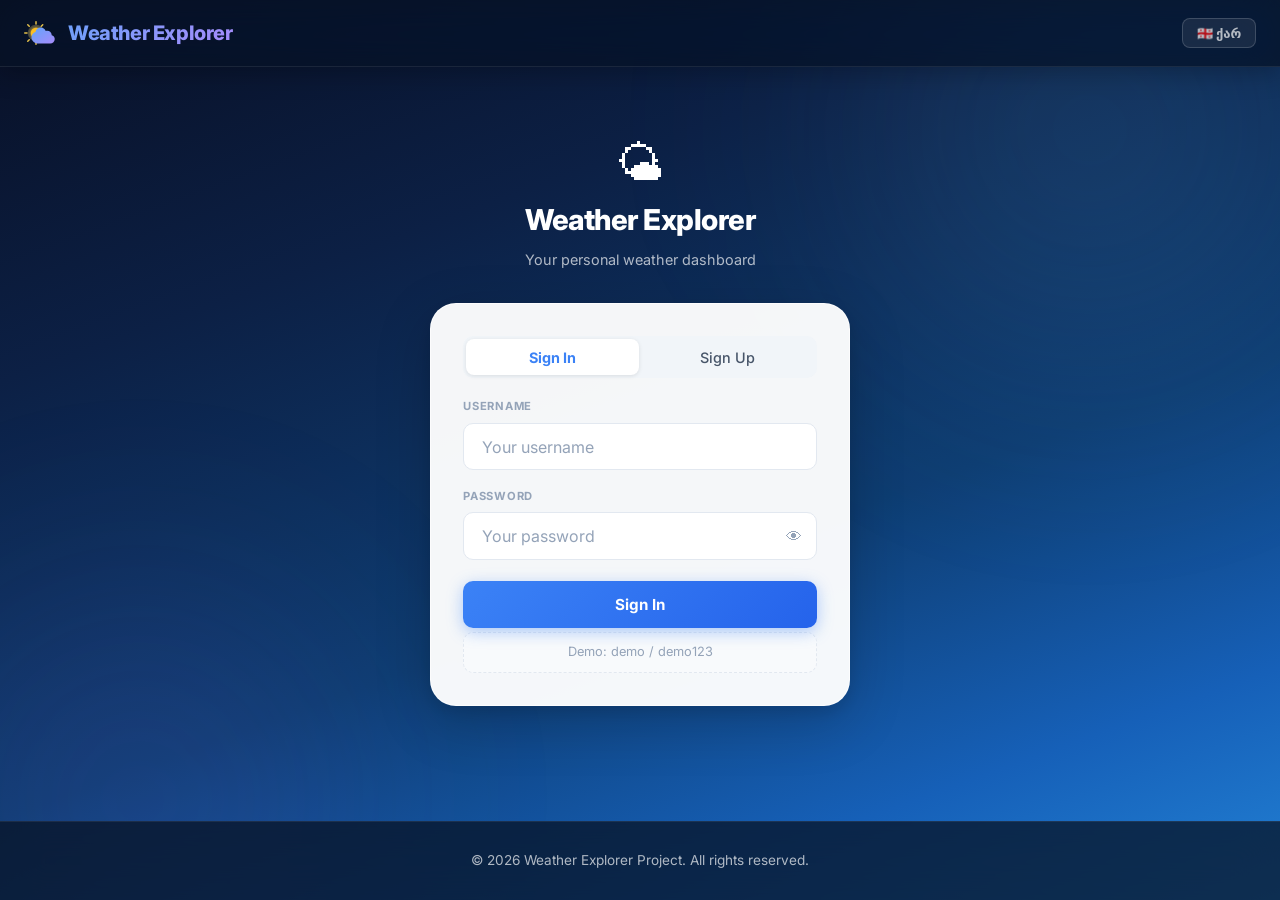
<file: about.html>
<!DOCTYPE html>
<html lang="en">
<head>
    <meta charset="UTF-8">
    <meta name="viewport" content="width=device-width, initial-scale=1.0">
    <title>Weather Explorer - About</title>
    <link rel="stylesheet" href="css/style.css">
</head>
<body class="body">
    <header class="header">
        <nav class="nav">
            <a href="index.html" class="nav__logo">
                <img src="img/logo.svg" alt="" class="nav__logo-img" aria-hidden="true">
                Weather Explorer
            </a>
            <button class="nav__burger" id="nav-burger" aria-label="Open navigation" aria-expanded="false">
                <span></span><span></span><span></span>
            </button>
            <ul class="nav__list">
                <li class="nav__item"><a href="index.html" class="nav__link" data-i18n="nav.dashboard">Dashboard</a></li>
                <li class="nav__item"><a href="saved.html" class="nav__link" data-i18n="nav.saved">Saved Cities</a></li>
                <li class="nav__item"><a href="about.html" class="nav__link nav__link--active" data-i18n="nav.about">About</a></li>
            </ul>
            <div class="nav__user-area">
                <span id="nav-user" class="nav__user-name"></span>
                <button id="lang-toggle-btn" class="nav__lang-btn" title="Switch to Georgian">🇬🇪 ქარ</button>
                <button id="logout-btn" class="nav__logout-btn" data-i18n="nav.logout">Logout</button>
            </div>
        </nav>
    </header>

    <main class="main">
        <section class="about section">
            <h1 class="about__title" data-i18n="about.title">About Weather Explorer</h1>
            <article class="about__content">
                <p data-i18n="about.p1">Weather Explorer is a modern web application that provides real-time weather information for cities around the world. Built using the OpenWeather API, it offers detailed insights into current weather conditions, including temperature, humidity, wind speed, and more.</p>
                <p data-i18n="about.p2">This project was developed as a final web engineering project, showcasing clean code practices, modular JavaScript, and responsive design.</p>
            </article>

            <section class="project-info section">
                <h2 class="section__title" data-i18n="about.info.title">Project Information</h2>
                <ul class="project-info__list">
                    <li><strong data-i18n="about.version">Version:</strong> 1.0.0</li>
                    <li><strong data-i18n="about.tech">Technologies:</strong> HTML5, CSS3, Vanilla JavaScript</li>
                    <li><strong data-i18n="about.api">API:</strong> OpenWeatherMap API</li>
                    <li><strong data-i18n="about.storage">Storage:</strong> Browser LocalStorage</li>
                </ul>
            </section>
        </section>
    </main>

    <footer class="footer">
        <p class="footer__text" data-i18n="footer.text">&copy; 2026 Weather Explorer Project. All rights reserved.</p>
    </footer>

    <script type="module" src="js/about.js"></script>
</body>
</html>
</file>
<file: css/style.css>
@import url('https://fonts.googleapis.com/css2?family=Inter:wght@300;400;500;600;700;800&display=swap');

/* Registered custom properties — enables smooth color interpolation via CSS transition */
@property --bg-stop-1 { syntax: '<color>'; initial-value: #080f24; inherits: false; }
@property --bg-stop-2 { syntax: '<color>'; initial-value: #0c2045; inherits: false; }
@property --bg-stop-3 { syntax: '<color>'; initial-value: #0e3d72; inherits: false; }
@property --bg-stop-4 { syntax: '<color>'; initial-value: #1660b8; inherits: false; }
@property --bg-stop-5 { syntax: '<color>'; initial-value: #2281d5; inherits: false; }

/* ============================================================
   Variables
   ============================================================ */
:root {
    --primary:      #3b82f6;
    --primary-dark: #2563eb;
    --accent:       #f59e0b;
    --success:      #10b981;
    --error:        #ef4444;

    --surface:      rgba(255, 255, 255, 0.96);
    --glass:        rgba(255, 255, 255, 0.11);
    --glass-border: rgba(255, 255, 255, 0.22);
    --dark-glass:   rgba(8, 18, 36, 0.74);

    --on-dark:      #ffffff;
    --on-dark-soft: rgba(255, 255, 255, 0.68);
    --text:         #0f172a;
    --text-2:       #475569;
    --text-3:       #94a3b8;

    --r-sm: 10px;
    --r:    18px;
    --r-lg: 26px;

    --sh:    0 4px 20px rgba(0,0,0,.10), 0 1px 4px rgba(0,0,0,.06);
    --sh-lg: 0 16px 56px rgba(0,0,0,.18), 0 6px 16px rgba(0,0,0,.10);

    --ease:   all 0.24s cubic-bezier(0.4, 0, 0.2, 1);
    --spring: all 0.35s cubic-bezier(0.34, 1.56, 0.64, 1);

    --orb-1: rgba(99,179,237,.16);
    --orb-2: rgba(139,92,246,.13);
}

/* ============================================================
   Reset
   ============================================================ */
*, *::before, *::after { margin: 0; padding: 0; box-sizing: border-box; }
ul  { list-style: none; }
a   { text-decoration: none; color: inherit; }
img { max-width: 100%; display: block; }
button, input, select, textarea { font-family: inherit; }

/* ============================================================
   Body — deep sky gradient
   ============================================================ */
body {
    font-family: 'Inter', 'Segoe UI', system-ui, sans-serif;
    font-size: 16px;
    line-height: 1.6;
    color: var(--on-dark);
    min-height: 100vh;
    display: flex;
    flex-direction: column;
    background: linear-gradient(160deg,
        var(--bg-stop-1) 0%,
        var(--bg-stop-2) 28%,
        var(--bg-stop-3) 60%,
        var(--bg-stop-4) 83%,
        var(--bg-stop-5) 100%
    );
    background-attachment: fixed;
    transition:
        --bg-stop-1 1.4s ease,
        --bg-stop-2 1.4s ease,
        --bg-stop-3 1.4s ease,
        --bg-stop-4 1.4s ease,
        --bg-stop-5 1.4s ease;
}

/* Ambient glow orbs */
body::before,
body::after {
    content: '';
    position: fixed;
    border-radius: 50%;
    filter: blur(100px);
    pointer-events: none;
    z-index: 0;
}
body::before {
    width: 700px; height: 700px;
    background: radial-gradient(circle, var(--orb-1), transparent 70%);
    top: -220px; right: -160px;
    transition: background 1.4s ease;
}
body::after {
    width: 600px; height: 600px;
    background: radial-gradient(circle, var(--orb-2), transparent 70%);
    bottom: -200px; left: -160px;
    transition: background 1.4s ease;
}

/* ============================================================
   Header / Nav
   ============================================================ */
.header {
    position: sticky;
    top: 0;
    z-index: 100;
    background: var(--dark-glass);
    backdrop-filter: blur(22px) saturate(160%);
    -webkit-backdrop-filter: blur(22px) saturate(160%);
    border-bottom: 1px solid rgba(255,255,255,.08);
    box-shadow: 0 4px 28px rgba(0,0,0,.28);
}

.nav {
    max-width: 1280px;
    margin: 0 auto;
    padding: 0 1.5rem;
    height: 66px;
    display: flex;
    align-items: center;
    gap: 1.5rem;
}

.nav__logo {
    display: flex;
    align-items: center;
    gap: .5rem;
    font-size: 1.25rem;
    font-weight: 800;
    letter-spacing: -.4px;
    background: linear-gradient(130deg, #60a5fa, #a78bfa);
    -webkit-background-clip: text;
    -webkit-text-fill-color: transparent;
    background-clip: text;
    white-space: nowrap;
    flex-shrink: 0;
    text-decoration: none;
}

.nav__logo-img {
    width: 36px;
    height: 36px;
    flex-shrink: 0;
}

.nav__list { display: flex; gap: .2rem; align-items: center; }

.nav__link {
    padding: .4rem .9rem;
    border-radius: 8px;
    font-size: .875rem;
    font-weight: 500;
    color: var(--on-dark-soft);
    transition: var(--ease);
}
.nav__link:hover       { color: var(--on-dark); background: rgba(255,255,255,.08); }
.nav__link--active     { color: #93c5fd; background: rgba(147,197,253,.12); font-weight: 600; }

.nav__user-area {
    display: flex;
    align-items: center;
    gap: .75rem;
    margin-left: auto;
}
.nav__user-name { font-size: .875rem; font-weight: 600; color: var(--on-dark); }

.nav__logout-btn {
    background: rgba(255,255,255,.08);
    border: 1px solid rgba(255,255,255,.16);
    color: var(--on-dark-soft);
    padding: .35rem .9rem;
    border-radius: 8px;
    font-size: .82rem;
    font-weight: 500;
    cursor: pointer;
    transition: var(--ease);
}
.nav__logout-btn:hover {
    background: rgba(239,68,68,.18);
    border-color: rgba(239,68,68,.35);
    color: #fca5a5;
}

.nav__lang-btn {
    background: rgba(255,255,255,.08);
    border: 1px solid rgba(255,255,255,.16);
    color: var(--on-dark-soft);
    padding: .35rem .85rem;
    border-radius: 8px;
    font-size: .82rem;
    font-weight: 600;
    cursor: pointer;
    transition: var(--ease);
    white-space: nowrap;
}
.nav__lang-btn:hover {
    background: rgba(59,130,246,.18);
    border-color: rgba(59,130,246,.38);
    color: #93c5fd;
}

/* ============================================================
   Main & Sections
   ============================================================ */
.main {
    flex: 1;
    max-width: 1280px;
    margin: 2.5rem auto;
    padding: 0 1.5rem;
    width: 100%;
    position: relative;
    z-index: 1;
}

.section { margin-bottom: 2.5rem; }

.section__title {
    font-size: 1.45rem;
    font-weight: 700;
    color: var(--on-dark);
    margin-bottom: 1.25rem;
    display: flex;
    align-items: center;
    gap: .75rem;
}
.section__title::after {
    content: '';
    flex: 1;
    height: 1px;
    background: linear-gradient(to right, rgba(255,255,255,.22), transparent);
    max-width: 180px;
}

/* Placeholder text on dark bg */
.dashboard > p,
#saved-empty {
    color: var(--on-dark-soft);
    font-size: 1rem;
    padding: 2.5rem 0;
    text-align: center;
}

/* ============================================================
   Search Form
   ============================================================ */
.search-form {
    background: var(--surface);
    border-radius: var(--r-lg);
    box-shadow: var(--sh-lg);
    border: 1px solid rgba(255,255,255,.7);
    padding: 2rem;
    display: grid;
    grid-template-columns: repeat(3, 1fr);
    gap: 1.25rem;
    align-items: start;
    position: relative;
    overflow: hidden;
}
.search-form::before {
    content: '';
    position: absolute;
    top: 0; left: 0; right: 0;
    height: 3px;
    background: linear-gradient(90deg, var(--primary), #7c3aed, var(--accent));
}

.search-form__group {
    display: flex;
    flex-direction: column;
    gap: .4rem;
}

.search-form__group--wide {
    grid-column: 1 / -1;
}

.search-form__label {
    font-size: .7rem;
    font-weight: 700;
    color: var(--text-3);
    text-transform: uppercase;
    letter-spacing: .07em;
}

.search-form__input,
.search-form__select {
    padding: .7rem 1rem;
    border: 1.5px solid #e2e8f0;
    border-radius: var(--r-sm);
    font-size: .95rem;
    color: var(--text);
    background: white;
    transition: var(--ease);
    outline: none;
}
.search-form__input:focus,
.search-form__select:focus {
    border-color: var(--primary);
    box-shadow: 0 0 0 3px rgba(59,130,246,.14);
}
.search-form__input::placeholder { color: var(--text-3); }

.search-form__input-row {
    display: flex;
    gap: .5rem;
    align-items: center;
}
.search-form__input-row .search-form__input { flex: 1; }

.search-form__location-btn {
    background: #f1f5f9;
    border: 1.5px solid #e2e8f0;
    border-radius: var(--r-sm);
    padding: .7rem .9rem;
    font-size: .82rem;
    font-weight: 600;
    color: var(--text-2);
    cursor: pointer;
    transition: var(--ease);
    white-space: nowrap;
    flex-shrink: 0;
}
.search-form__location-btn:hover {
    background: rgba(59,130,246,.08);
    border-color: var(--primary);
    color: var(--primary);
}
.search-form__location-btn:disabled { opacity: .55; cursor: not-allowed; }

/* Segmented radio control */
.search-form__radio-group {
    display: flex;
    background: #f1f5f9;
    border-radius: var(--r-sm);
    padding: 3px;
    gap: 3px;
}
.search-form__radio-item {
    flex: 1;
    text-align: center;
    cursor: pointer;
}
.search-form__radio-item input[type="radio"] { display: none; }
.search-form__radio-item span {
    display: block;
    padding: .5rem .75rem;
    border-radius: calc(var(--r-sm) - 2px);
    font-size: .875rem;
    color: var(--text-2);
    transition: var(--ease);
}
.search-form__radio-item:has(input:checked) span {
    background: white;
    color: var(--primary);
    font-weight: 600;
    box-shadow: 0 1px 4px rgba(0,0,0,.10);
}

/* Toggle checkbox */
.search-form__toggle-label {
    display: flex;
    align-items: center;
    gap: .6rem;
    cursor: pointer;
    font-size: .9rem;
    color: var(--text-2);
}
.search-form__toggle-label input[type="checkbox"] { display: none; }
.search-form__toggle {
    width: 38px;
    height: 22px;
    background: #e2e8f0;
    border-radius: 11px;
    position: relative;
    transition: var(--ease);
    flex-shrink: 0;
}
.search-form__toggle::before {
    content: '';
    position: absolute;
    width: 16px;
    height: 16px;
    background: white;
    border-radius: 50%;
    top: 3px;
    left: 3px;
    transition: var(--ease);
    box-shadow: 0 1px 3px rgba(0,0,0,.2);
}
.search-form__toggle-label input:checked ~ .search-form__toggle { background: var(--primary); }
.search-form__toggle-label input:checked ~ .search-form__toggle::before { left: 19px; }

.search-form__button {
    background: linear-gradient(135deg, var(--primary), var(--primary-dark));
    color: white;
    border: none;
    padding: .85rem 2rem;
    border-radius: var(--r-sm);
    font-size: 1rem;
    font-weight: 700;
    cursor: pointer;
    transition: var(--spring);
    box-shadow: 0 4px 16px rgba(59,130,246,.35);
    grid-column: 1 / -1;
    width: 100%;
    letter-spacing: .02em;
}
.search-form__button:hover  { transform: translateY(-2px); box-shadow: 0 8px 24px rgba(59,130,246,.5); }
.search-form__button:active { transform: translateY(0); }

/* ============================================================
   Recent Searches
   ============================================================ */
.recent-searches { margin-top: 1.25rem; }
.recent-searches h3 {
    font-size: .7rem;
    font-weight: 700;
    color: var(--on-dark-soft);
    text-transform: uppercase;
    letter-spacing: .09em;
    margin-bottom: .55rem;
}
.recent-searches__list { display: flex; flex-wrap: wrap; gap: .5rem; }

.recent-search-btn {
    background: var(--glass);
    border: 1px solid var(--glass-border);
    color: var(--on-dark);
    padding: .35rem 1rem;
    border-radius: 20px;
    font-size: .84rem;
    font-weight: 500;
    cursor: pointer;
    transition: var(--ease);
}
.recent-search-btn:hover {
    background: rgba(59,130,246,.25);
    border-color: rgba(59,130,246,.5);
    color: #93c5fd;
}

/* ============================================================
   Dashboard
   ============================================================ */
.dashboard { display: grid; grid-template-columns: 1fr; gap: 2rem; }

/* ============================================================
   Weather Card
   ============================================================ */
.weather-card {
    background: white;
    border-radius: var(--r-lg);
    box-shadow: var(--sh-lg);
    overflow: hidden;
    display: grid;
    grid-template-columns: minmax(220px, 1fr) 1.5fr;
    position: relative;
    animation: fadeInUp .4s ease both;
}

/* Condition-based hero gradients */
.weather-card[data-condition="clear"] .weather-card__main {
    background: linear-gradient(150deg, #c2410c 0%, #f97316 45%, #fbbf24 100%);
}
.weather-card[data-condition="clouds"] .weather-card__main {
    background: linear-gradient(150deg, #334155 0%, #64748b 50%, #94a3b8 100%);
}
.weather-card[data-condition="rain"] .weather-card__main {
    background: linear-gradient(150deg, #0c4a6e 0%, #0369a1 50%, #38bdf8 100%);
}
.weather-card[data-condition="thunder"] .weather-card__main {
    background: linear-gradient(150deg, #1e1b4b 0%, #4338ca 50%, #7c3aed 100%);
}
.weather-card[data-condition="snow"] .weather-card__main {
    background: linear-gradient(150deg, #7dd3fc 0%, #bae6fd 55%, #f0f9ff 100%);
}
.weather-card[data-condition="snow"] .weather-card__city,
.weather-card[data-condition="snow"] .weather-card__temp,
.weather-card[data-condition="snow"] .weather-card__temp-range span,
.weather-card[data-condition="snow"] .weather-card__condition { color: #0c4a6e; }
.weather-card[data-condition="mist"] .weather-card__main {
    background: linear-gradient(150deg, #44403c 0%, #78716c 50%, #a8a29e 100%);
}

/* Gradient hero panel (default — overridden by condition selectors above) */
.weather-card__main {
    background: linear-gradient(150deg, #1e3c72 0%, #2a5298 52%, #4facfe 100%);
    padding: 2.5rem 1.75rem;
    display: flex;
    flex-direction: column;
    align-items: center;
    justify-content: center;
    text-align: center;
    position: relative;
    overflow: hidden;
}
.weather-card__main::before {
    content: '';
    position: absolute;
    inset: 0;
    background: radial-gradient(ellipse at 30% 20%, rgba(255,255,255,.14), transparent 60%);
    pointer-events: none;
}

.weather-card__city {
    font-size: 1.5rem;
    font-weight: 800;
    color: white;
    letter-spacing: -.4px;
    margin-bottom: .2rem;
    position: relative;
}
.weather-card__temp {
    font-size: 5rem;
    font-weight: 800;
    color: white;
    line-height: 1;
    letter-spacing: -3px;
    margin: .3rem 0;
    position: relative;
}
.weather-card__icon {
    width: 84px;
    height: 84px;
    margin: 0 auto;
    filter: drop-shadow(0 4px 10px rgba(0,0,0,.25));
    position: relative;
}
.weather-card__temp-range {
    display: flex;
    align-items: center;
    gap: .75rem;
    justify-content: center;
    margin: .15rem 0 .35rem;
    position: relative;
}
.weather-card__temp-range span:first-child { font-size: .875rem; color: rgba(255,255,255,.6); }
.weather-card__temp-range span:last-child  { font-size: .875rem; color: rgba(255,255,255,.9); }

.weather-card__condition {
    font-size: .95rem;
    color: rgba(255,255,255,.8);
    text-transform: capitalize;
    font-weight: 500;
    position: relative;
}

/* Details panel */
.weather-card__details {
    padding: 1.75rem 1.5rem;
    background: linear-gradient(180deg, #f8fafc 0%, #ffffff 100%);
    display: grid;
    grid-template-columns: 1fr 1fr;
    gap: .7rem;
    align-content: start;
}
.weather-detail {
    background: white;
    border: 1px solid #f1f5f9;
    border-radius: var(--r-sm);
    padding: .75rem .9rem;
    display: flex;
    flex-direction: column;
    gap: .15rem;
    transition: var(--ease);
    box-shadow: 0 1px 3px rgba(0,0,0,.04);
}
.weather-detail:hover {
    background: #f8fafc;
    border-color: #e2e8f0;
    box-shadow: 0 2px 8px rgba(0,0,0,.07);
    transform: translateY(-1px);
}
.weather-detail__label {
    font-size: .65rem;
    color: var(--text-3);
    font-weight: 700;
    text-transform: uppercase;
    letter-spacing: .07em;
}
.weather-detail__value { font-size: 1rem; font-weight: 700; color: var(--text); }

.weather-card__save-btn {
    margin-top: .85rem;
    background: rgba(255,255,255,.15);
    border: 1.5px solid rgba(255,255,255,.35);
    color: white;
    padding: .5rem 1.6rem;
    border-radius: 20px;
    font-size: .875rem;
    font-weight: 600;
    letter-spacing: .02em;
    cursor: pointer;
    transition: var(--spring);
    backdrop-filter: blur(8px);
    position: relative;
}
.weather-card__save-btn:hover {
    background: rgba(255,255,255,.28);
    transform: scale(1.05);
}
.weather-card__save-btn--saved {
    background: rgba(245,158,11,.22);
    border-color: rgba(245,158,11,.55);
    color: #fde68a;
}
.weather-card__save-btn--saved:hover {
    background: rgba(245,158,11,.35);
}

/* ============================================================
   Forecast
   ============================================================ */
.forecast-container {
    display: flex;
    gap: 1rem;
    overflow-x: auto;
    padding-bottom: .5rem;
    scroll-snap-type: x mandatory;
}
.forecast-container::-webkit-scrollbar { height: 4px; }
.forecast-container::-webkit-scrollbar-track { background: rgba(255,255,255,.06); border-radius: 4px; }
.forecast-container::-webkit-scrollbar-thumb { background: rgba(255,255,255,.22); border-radius: 4px; }

.forecast-card {
    background: var(--glass);
    backdrop-filter: blur(16px);
    -webkit-backdrop-filter: blur(16px);
    border: 1px solid var(--glass-border);
    border-radius: var(--r);
    padding: 1.5rem 1.1rem;
    text-align: center;
    flex: 1;
    min-width: 130px;
    scroll-snap-align: start;
    transition: var(--spring);
    animation: fadeInUp .35s ease both;
}
.forecast-card:hover {
    transform: translateY(-6px);
    background: rgba(255,255,255,.18);
    box-shadow: 0 12px 40px rgba(0,0,0,.2);
}

.forecast-card__date {
    font-size: .78rem;
    font-weight: 700;
    color: rgba(255,255,255,.88);
    margin-bottom: .75rem;
    text-transform: uppercase;
    letter-spacing: .05em;
}
.forecast-card__icon {
    width: 56px;
    height: 56px;
    margin: 0 auto .75rem;
    filter: drop-shadow(0 2px 6px rgba(0,0,0,.2));
}
.forecast-card__temps { display: flex; justify-content: center; align-items: baseline; gap: .5rem; }
.forecast-card__temp-max { font-size: 1.1rem; font-weight: 700; color: white; }
.forecast-card__temp-min { font-size: .88rem; color: rgba(255,255,255,.52); }

/* ============================================================
   Saved Cities
   ============================================================ */
.saved-grid {
    display: grid;
    grid-template-columns: repeat(auto-fill, minmax(220px, 1fr));
    gap: 1.25rem;
}

.saved-card {
    background: var(--dark-glass);
    border: 1px solid var(--glass-border);
    border-radius: var(--r);
    padding: 1.6rem 1.4rem 1.2rem;
    display: flex;
    flex-direction: column;
    gap: 1.2rem;
    backdrop-filter: blur(18px);
    -webkit-backdrop-filter: blur(18px);
    box-shadow: var(--sh);
    transition: var(--spring);
    animation: fadeInUp .35s ease both;
    position: relative;
    overflow: hidden;
}

.saved-card::before {
    content: '';
    position: absolute;
    top: 0; left: 0; right: 0;
    height: 3px;
    background: linear-gradient(90deg, var(--primary), var(--accent));
    border-radius: var(--r) var(--r) 0 0;
}

.saved-card:hover {
    transform: translateY(-6px);
    box-shadow: var(--sh-lg);
    border-color: rgba(255,255,255,.35);
}

.saved-card__name {
    font-size: 1.15rem;
    font-weight: 700;
    color: var(--on-dark);
    display: flex;
    align-items: center;
    gap: .5rem;
    letter-spacing: -.01em;
}
.saved-card__name::before { content: '📍'; font-size: 1rem; }

.saved-card__actions {
    display: flex;
    gap: .5rem;
}

.saved-card__view-btn {
    flex: 1;
    background: var(--primary);
    border: none;
    color: #fff;
    padding: .55rem .75rem;
    border-radius: var(--r-sm);
    font-size: .82rem;
    font-weight: 600;
    cursor: pointer;
    transition: var(--ease);
}
.saved-card__view-btn:hover { background: var(--primary-dark); }

.saved-card__remove-btn {
    background: rgba(239,68,68,.13);
    border: 1px solid rgba(239,68,68,.28);
    color: #f87171;
    padding: .55rem .75rem;
    border-radius: var(--r-sm);
    font-size: .82rem;
    font-weight: 600;
    cursor: pointer;
    transition: var(--ease);
}
.saved-card__remove-btn:hover { background: #ef4444; border-color: #ef4444; color: #fff; }

/* ============================================================
   UI States
   ============================================================ */
.is-hidden { display: none; }

.loading {
    display: flex;
    align-items: center;
    justify-content: center;
    gap: .75rem;
    color: var(--on-dark-soft);
    font-size: 1rem;
    font-weight: 500;
    padding: 3rem 0;
}
.loading::before {
    content: '';
    width: 20px;
    height: 20px;
    border: 2.5px solid rgba(255,255,255,.2);
    border-top-color: white;
    border-radius: 50%;
    animation: spin .7s linear infinite;
    flex-shrink: 0;
}

.error-message {
    background: rgba(239,68,68,.13);
    border: 1px solid rgba(239,68,68,.28);
    color: #fca5a5;
    padding: 1rem 1.5rem;
    border-radius: var(--r-sm);
    text-align: center;
    font-weight: 500;
    animation: fadeInSlide .3s ease;
}
.success-message {
    background: rgba(16,185,129,.13);
    border: 1px solid rgba(16,185,129,.28);
    color: #6ee7b7;
    padding: 1rem 1.5rem;
    border-radius: var(--r-sm);
    text-align: center;
    font-weight: 500;
    animation: fadeInSlide .3s ease;
}

/* ============================================================
   Footer
   ============================================================ */
.footer {
    background: var(--dark-glass);
    backdrop-filter: blur(20px);
    -webkit-backdrop-filter: blur(20px);
    border-top: 1px solid rgba(255,255,255,.07);
    color: var(--on-dark-soft);
    text-align: center;
    padding: 1.75rem;
    margin-top: auto;
    position: relative;
    z-index: 1;
}
.footer__text { font-size: .85rem; }

/* ============================================================
   Login Page
   ============================================================ */
.login {
    display: flex;
    flex-direction: column;
    align-items: center;
    padding-top: 2rem;
}

.login-header {
    text-align: center;
    margin-bottom: 2rem;
}
.login-icon     { font-size: 3rem; line-height: 1; margin-bottom: .65rem; }
.login-title    { font-size: 1.8rem; font-weight: 800; color: var(--on-dark); letter-spacing: -.5px; margin-bottom: .3rem; }
.login-subtitle { font-size: .9rem; color: var(--on-dark-soft); }

/* Card container */
.login-form {
    background: var(--surface);
    border: 1px solid rgba(255,255,255,.7);
    border-radius: var(--r-lg);
    padding: 2rem;
    box-shadow: var(--sh-lg);
    width: 100%;
    max-width: 420px;
    display: flex;
    flex-direction: column;
    gap: 1.25rem;
}

/* Inner forms */
.login-form form {
    display: flex;
    flex-direction: column;
    gap: 1.1rem;
}

.login-form__group  { display: flex; flex-direction: column; gap: .4rem; }
.login-form__label  { font-size: .7rem; font-weight: 700; color: var(--text-3); text-transform: uppercase; letter-spacing: .07em; }
.login-form__input  {
    width: 100%;
    padding: .8rem 1.1rem;
    border: 1.5px solid #e2e8f0;
    border-radius: var(--r-sm);
    font-size: 1rem;
    color: var(--text);
    background: white;
    transition: var(--ease);
    outline: none;
}
.login-form__input:focus        { border-color: var(--primary); box-shadow: 0 0 0 3px rgba(59,130,246,.14); }
.login-form__input::placeholder { color: var(--text-3); }

/* Password field with eye toggle */
.login-form__password-row {
    position: relative;
    display: flex;
    align-items: center;
}
.login-form__password-row .login-form__input {
    padding-right: 2.75rem;
}
.login-form__eye-btn {
    position: absolute;
    right: .75rem;
    background: none;
    border: none;
    cursor: pointer;
    font-size: 1rem;
    color: var(--text-3);
    padding: .2rem;
    line-height: 1;
    transition: var(--ease);
}
.login-form__eye-btn:hover { color: var(--text-2); }

.login-form__error {
    color: #ef4444;
    font-size: .855rem;
    font-weight: 500;
    background: rgba(239,68,68,.07);
    border: 1px solid rgba(239,68,68,.2);
    padding: .6rem .85rem;
    border-radius: var(--r-sm);
    animation: fadeInSlide .2s ease;
}

.login-form__button {
    background: linear-gradient(135deg, var(--primary), var(--primary-dark));
    color: white;
    border: none;
    padding: .9rem;
    border-radius: var(--r-sm);
    font-size: .95rem;
    font-weight: 700;
    cursor: pointer;
    transition: var(--spring);
    box-shadow: 0 4px 16px rgba(59,130,246,.4);
    margin-top: .2rem;
}
.login-form__button:hover    { transform: translateY(-2px); box-shadow: 0 8px 24px rgba(59,130,246,.52); }
.login-form__button:active   { transform: translateY(0); }
.login-form__button:disabled { opacity: .65; cursor: not-allowed; transform: none; }

/* Auth tabs */
.auth-tabs {
    display: flex;
    background: #f1f5f9;
    border-radius: var(--r-sm);
    padding: 3px;
    gap: 3px;
}
.auth-tab {
    flex: 1;
    padding: .6rem 1rem;
    border: none;
    background: transparent;
    border-radius: calc(var(--r-sm) - 2px);
    font-size: .9rem;
    font-weight: 500;
    color: var(--text-2);
    cursor: pointer;
    transition: var(--ease);
}
.auth-tab--active {
    background: white;
    color: var(--primary);
    font-weight: 700;
    box-shadow: 0 1px 4px rgba(0,0,0,.10);
}

/* Demo credentials hint */
.auth-hint {
    text-align: center;
    font-size: .8rem;
    color: var(--text-3);
    padding: .55rem .75rem;
    background: #f8fafc;
    border-radius: var(--r-sm);
    border: 1px dashed #e2e8f0;
    margin-top: .25rem;
}
.auth-hint strong { color: var(--primary); font-family: monospace; font-size: .85rem; }

/* ============================================================
   About Page
   ============================================================ */
.about__title {
    font-size: 2rem;
    font-weight: 800;
    color: var(--on-dark);
    letter-spacing: -.5px;
    margin-bottom: 1.25rem;
}
.about__content p {
    color: var(--on-dark-soft);
    font-size: 1.05rem;
    line-height: 1.8;
    margin-bottom: 1rem;
    max-width: 680px;
}

.project-info__list { display: flex; flex-direction: column; gap: .75rem; }
.project-info__list li {
    padding: .9rem 1.1rem;
    background: var(--glass);
    border: 1px solid var(--glass-border);
    border-radius: var(--r-sm);
    color: var(--on-dark-soft);
    font-size: .95rem;
    transition: var(--ease);
}
.project-info__list li:hover { background: rgba(255,255,255,.17); }
.project-info__list strong  { color: var(--on-dark); font-weight: 600; }

/* ============================================================
   Map Section
   ============================================================ */
.map-container {
    height: 420px;
    border-radius: var(--r-lg);
    overflow: hidden;
    box-shadow: var(--sh-lg);
    border: 1px solid var(--glass-border);
    position: relative;
}

.map-location-badge {
    display: inline-flex;
    align-items: center;
    gap: .4rem;
    background: rgba(59, 130, 246, 0.18);
    border: 1px solid rgba(59, 130, 246, 0.38);
    color: #93c5fd;
    padding: .45rem 1.1rem;
    border-radius: 20px;
    font-size: .875rem;
    font-weight: 600;
    margin-bottom: 1rem;
    animation: fadeInSlide .3s ease;
}
.map-location-badge::before { content: '📍'; font-size: .8rem; }

.leaflet-popup-content-wrapper {
    background: #1e293b;
    color: #f1f5f9;
    border-radius: var(--r-sm);
    box-shadow: var(--sh-lg);
    border: 1px solid rgba(255,255,255,.12);
}
.leaflet-popup-tip { background: #1e293b; }
.leaflet-popup-content { margin: .6rem .9rem; font-family: 'Inter', sans-serif; font-size: .875rem; }

/* ============================================================
   Animations
   ============================================================ */
@keyframes fadeInUp {
    from { opacity: 0; transform: translateY(20px); }
    to   { opacity: 1; transform: translateY(0); }
}
@keyframes fadeInSlide {
    from { opacity: 0; transform: translateY(-10px); }
    to   { opacity: 1; transform: translateY(0); }
}
@keyframes spin { to { transform: rotate(360deg); } }

/* ============================================================
   Burger button — hidden on desktop
   ============================================================ */
.nav__burger {
    display: none;
    flex-direction: column;
    justify-content: center;
    gap: 5px;
    background: none;
    border: 1px solid rgba(255,255,255,.15);
    border-radius: 8px;
    cursor: pointer;
    padding: .45rem .55rem;
    margin-left: auto;
    width: 40px;
    height: 38px;
    flex-shrink: 0;
    transition: var(--ease);
}
.nav__burger:hover {
    border-color: rgba(255,255,255,.35);
    background: rgba(255,255,255,.07);
}
.nav__burger span {
    display: block;
    width: 20px;
    height: 2px;
    background: var(--on-dark-soft);
    border-radius: 2px;
    transform-origin: center;
    transition: transform .25s ease, opacity .25s ease;
}
.nav--open .nav__burger span:nth-child(1) { transform: translateY(7px) rotate(45deg); }
.nav--open .nav__burger span:nth-child(2) { opacity: 0; transform: scaleX(0); }
.nav--open .nav__burger span:nth-child(3) { transform: translateY(-7px) rotate(-45deg); }

/* ============================================================
   Responsive
   ============================================================ */
@media (max-width: 768px) {
    /* --- Navbar --- */
    .nav {
        height: auto;
        min-height: 60px;
        padding: 0 1rem;
        flex-wrap: wrap;
        align-items: center;
        align-content: flex-start;
        gap: 0;
    }
    .nav__burger { display: flex; }

    .nav__list {
        order: 3;
        width: 100%;
        flex-direction: column;
        align-items: center;
        gap: .5rem;
        max-height: 0;
        overflow: hidden;
        padding: 0;
        transition: max-height .3s cubic-bezier(0.4, 0, 0.2, 1), padding .3s ease;
    }
    .nav--open .nav__list {
        max-height: 320px;
        padding: .6rem 0 .5rem;
    }
    .nav__link { padding: .85rem 2rem; font-size: .95rem; border-radius: 8px; text-align: center; }

    .nav__user-area {
        order: 4;
        width: 100%;
        margin-left: 0;
        justify-content: center;
        flex-wrap: wrap;
        gap: .5rem;
        max-height: 0;
        overflow: hidden;
        padding: 0;
        border-top: 1px solid transparent;
        transition: max-height .3s cubic-bezier(0.4, 0, 0.2, 1),
                    padding .3s ease,
                    border-color .3s ease;
    }
    .nav--open .nav__user-area {
        max-height: 80px;
        padding: .6rem 0 .85rem;
        border-top-color: rgba(255,255,255,.08);
    }

    /* --- Layout --- */
    .main { margin: 1.5rem auto; }

    /* --- Search form --- */
    .search-form { padding: 1.5rem; gap: 1rem; grid-template-columns: 1fr 1fr; }
    .search-form__button { justify-self: stretch; }

    /* --- Weather card --- */
    .weather-card { grid-template-columns: 1fr; }
    .weather-card__temp { font-size: 4rem; }
    .weather-card__details { padding: 1.25rem 1rem; }

    /* --- Forecast --- */
    .forecast-container { gap: .75rem; }
    .forecast-card { min-width: 110px; }

    /* --- Map --- */
    .map-container { height: 280px; }

    /* --- Saved grid --- */
    .saved-grid { grid-template-columns: repeat(auto-fill, minmax(160px, 1fr)); }
}

@media (max-width: 480px) {
    .section__title     { font-size: 1.2rem; }
    .weather-card__city { font-size: 1.3rem; }
    .weather-card__temp { font-size: 3.2rem; }
    .weather-card__details { grid-template-columns: 1fr 1fr; }
    .nav__logo          { font-size: 1.05rem; }
    .nav__logo-img      { width: 28px; height: 28px; }
    .main               { padding: 0 .85rem; }
    .search-form        { padding: 1.25rem; grid-template-columns: 1fr; }
    .search-form__input-row { flex-wrap: wrap; }
    .search-form__location-btn { width: 100%; text-align: center; justify-content: center; }
    .saved-grid         { grid-template-columns: 1fr; }
    .forecast-card      { min-width: 90px; padding: 1rem .75rem; }
}
</file>
